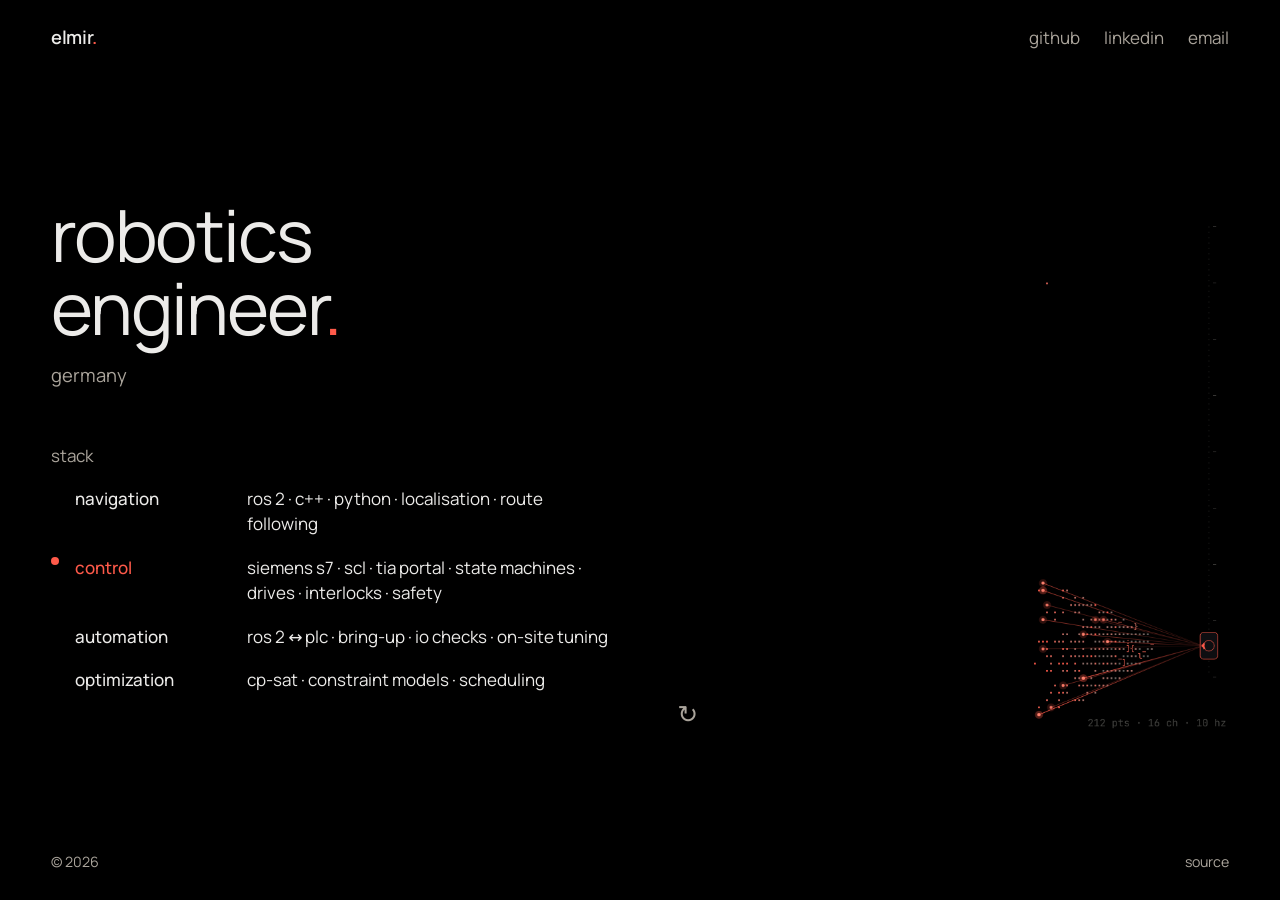
<file: index.html>
<!doctype html>
<!--
      .-.     hi. you found the source.
     (o o)
     | O \    nothing clever in here, just one html file.
      \   \   press s to rescan the portrait.
       `~~~'
      bugs or job offers: smile0murr@gmail.com
-->
<html lang="en">
<head>
<meta charset="utf-8">
<meta name="viewport" content="width=device-width, initial-scale=1, viewport-fit=cover">
<title>elmir · robotics</title>
<meta name="description" content="Elmir. Robotics engineer in Germany.">
<meta name="theme-color" content="#000000">
<meta property="og:type" content="profile">
<meta property="og:title" content="elmir · robotics">
<meta property="og:description" content="Robotics engineer in Germany.">
<meta property="og:url" content="https://sa1ntsinner.github.io/">
<meta property="og:image" content="https://sa1ntsinner.github.io/og.png">
<meta name="twitter:card" content="summary_large_image">
<link rel="icon" href="favicon.svg" type="image/svg+xml">
<link rel="preconnect" href="https://fonts.googleapis.com">
<link rel="preconnect" href="https://fonts.gstatic.com" crossorigin>
<link rel="stylesheet" href="https://fonts.googleapis.com/css2?family=Manrope:wght@400;500;600&display=swap">
<link rel="stylesheet" href="https://fonts.googleapis.com/css2?family=JetBrains+Mono:wght@400;500&display=swap"> <!-- taste-skill-ignore: existing ASCII portrait glyphs only -->
<script>document.documentElement.classList.add('js')</script>
<style>
:root{
  color-scheme:dark;
  --bg:#000000;--band:#0c0c0c;--fg:#ecebe9;--muted:#aaa49b;
  --laser:#ff5a4a;--cell:#151515;
  --f:"Manrope",system-ui,sans-serif;
  --radius:20px;
  --ease:cubic-bezier(.2,.8,.2,1);
  --step-small:.8875rem;
  --step-body:1.0625rem;
  --step-lead:clamp(1.147rem,.689rem + .57vw,1.275rem);
  --step-sub:clamp(1.4rem,.84rem + .87vw,1.75rem);
  --step-head:clamp(1.75rem,1.05rem + 1.33vw,2.394rem);
  --step-display:clamp(2.75rem,.5rem + 5vw,6rem);
  --gutter:clamp(24px,4vw,56px);
}
*{box-sizing:border-box}
[hidden]{display:none!important}
html{background:var(--bg);scroll-behavior:smooth}
body{margin:0;background:var(--bg);color:var(--fg);font:400 var(--step-body)/1.5 var(--f);-webkit-font-smoothing:antialiased}
::selection{background:var(--laser);color:var(--bg)}
a{color:inherit;text-decoration:none}
button{font:inherit;color:inherit;cursor:pointer}
button,a{touch-action:manipulation}
:focus-visible{outline:2px solid var(--laser);outline-offset:4px;border-radius:4px}
.wrap{max-width:1680px;margin-inline:auto;padding-inline:var(--gutter)}
.sr-only{position:absolute;width:1px;height:1px;padding:0;overflow:hidden;clip:rect(0,0,0,0);white-space:nowrap}

/* header */
header{display:flex;justify-content:space-between;align-items:baseline;gap:24px;padding-block:24px}
header nav{display:flex;gap:24px}
header nav a,header nav button{border:0;background:none;padding:0;color:var(--muted);transition:color .18s}
header nav a:hover,header nav button:hover{color:var(--laser)}
.brand{font-weight:600;font-size:var(--step-lead);letter-spacing:-.02em}
.brand i{font-style:normal;color:var(--laser)}

/* one screen: header, then words left and portrait right, then footer */
.wrap{display:flex;flex-direction:column;min-height:100svh}
main{flex:1;display:flex}
.hero{flex:1;display:grid;grid-template-columns:minmax(0,1fr) minmax(0,1fr);align-items:center;gap:clamp(32px,4vw,96px)}
.hero-text{min-width:0}
h1{margin:0;font-weight:400;font-size:var(--step-display);line-height:.97;letter-spacing:-.031em}
h1 em{font-style:normal;color:var(--laser)}
.where{margin:16px 0 0;color:var(--muted);font-size:var(--step-lead)}
.portrait{position:relative;min-width:0;width:min(100%,calc(100svh - 216px));justify-self:end}
#ascii{display:block;width:100%;height:auto;aspect-ratio:1;cursor:crosshair;-webkit-tap-highlight-color:transparent}
.rescan{position:absolute;left:0;bottom:-8px;border:0;background:none;color:var(--muted);font-size:var(--step-sub);padding:8px 12px;transition:color .18s,transform .3s var(--ease)}
.rescan:hover{color:var(--laser);transform:rotate(-40deg)}

/* stack: the robot top to bottom; a red packet runs command down, feedback up */
#stack{margin-top:clamp(32px,6vh,72px)}
h2{margin:0 0 8px;font-weight:400;font-size:var(--step-body);color:var(--muted)}
.stack{position:relative;list-style:none;margin:0;padding:0 0 0 24px}
.stack::after{content:"";position:absolute;left:0;top:var(--y,0);width:8px;height:8px;border-radius:50%;background:var(--laser);transform:translateY(-50%)}
.stack li{display:grid;grid-template-columns:minmax(0,9.5rem) minmax(0,1fr);gap:20px;align-items:baseline;padding-block:clamp(5px,1vh,11px)}
.stack b{font-weight:500;transition:color .25s}
.stack li.on b,.stack li:hover b{color:var(--laser)}
/* contributions: one square per day, shade only */
.grid{display:grid;grid-template-rows:repeat(7,auto);grid-auto-flow:column;grid-auto-columns:minmax(0,1fr);gap:3px;margin-top:clamp(24px,4vh,48px)}
.grid i{aspect-ratio:1;border-radius:2px;background:var(--cell);opacity:0;transform:scale(.6);transition:opacity .4s,transform .5s var(--ease);transition-delay:calc(var(--d) * 9ms)}
.grid i[data-l="1"]{background:#4a1d19}.grid i[data-l="2"]{background:#8a2f27}.grid i[data-l="3"]{background:#c94336}.grid i[data-l="4"]{background:var(--laser)}
.grid.on i{opacity:1;transform:none}
footer{display:flex;justify-content:space-between;gap:16px;padding-block:24px 28px;font-size:var(--step-small);color:var(--muted)}
footer a:hover{color:var(--laser)}
.toast{position:fixed;left:50%;bottom:24px;transform:translateX(-50%);background:var(--fg);color:var(--bg);border-radius:999px;padding:12px 22px;max-width:calc(100% - 32px)}

/* entrance: set type */
.js [data-line]{display:block;transform:translateY(105%);transition:transform .9s var(--ease);transition-delay:calc(var(--i) * 110ms + 100ms)}
.line{display:block;overflow:hidden;padding-bottom:.16em;margin-bottom:-.12em}
.js [data-e]{opacity:0;transform:translateY(12px);transition:opacity .7s var(--ease),transform .7s var(--ease);transition-delay:.45s}
.js [data-e="action"]{transition-delay:.6s}
.js [data-e="picture"]{transform:none;transition-delay:.15s;transition-duration:1.2s}
.ready [data-line],.ready [data-e]{transform:none;opacity:1}

@media(max-width:900px){
  .hero{grid-template-columns:1fr;gap:8px}
  .portrait{order:-1;width:100%;max-width:520px;margin-inline:auto}
  .hero-text{padding-block:16px 32px}
}
@media(max-width:600px){
  .stack li{grid-template-columns:1fr;gap:2px;padding-block:8px}
  .grid{gap:2px}
}
@media(prefers-reduced-motion:reduce){
  *{transition:none!important;animation:none!important}html{scroll-behavior:auto}
  .js [data-line],.js [data-e]{transform:none;opacity:1}
  .stack::after{display:none}
}
@media print{
  @page{margin:16mm 18mm}
  :root{--fg:#000;--muted:#555;--laser:#000;--band:#fff}
  html,body{background:#fff!important;color:#000}
  .portrait,header nav,.grid,.toast,.rescan{display:none!important}
  .stack{padding:0}.stack::after{display:none}
  .wrap,main,.hero{display:block;min-height:0}
  .js [data-line],.js [data-e]{transform:none;opacity:1}
}
</style>
</head>
<body>
<div class="wrap">
  <header>
    <a class="brand" href="#top" aria-label="elmir, home">elmir<i>.</i></a>
    <nav aria-label="Links"><a href="https://github.com/sa1ntsinner" target="_blank" rel="noopener">github</a><a href="https://www.linkedin.com/in/elmir-mirzayev-563a821bb" target="_blank" rel="noopener">linkedin</a><button type="button" data-mail="smile0murr@gmail.com">email</button></nav>
  </header>

  <main id="top">
    <div class="hero" data-hero>
      <div class="hero-text">
        <h1><span class="line"><span data-line style="--i:0">robotics</span></span><span class="line"><span data-line style="--i:1">engineer<em>.</em></span></span></h1>
        <p class="where" data-e="lead">germany</p>
        <section id="stack" aria-labelledby="stack-title">
          <h2 id="stack-title">stack</h2>
          <ol class="stack" id="layers">
            <li><b>navigation</b><span>ros 2 · c++ · python · localisation · route following</span></li>
            <li><b>control</b><span>siemens s7 · scl · tia portal · state machines · drives · interlocks · safety</span></li>
            <li><b>automation</b><span>ros 2 ↔ plc · bring-up · io checks · on-site tuning</span></li>
            <li><b>optimization</b><span>cp-sat · constraint models · scheduling</span></li>
          </ol>
          <div class="grid" id="grid" role="img" aria-label="GitHub activity, last year" hidden></div>
        </section>
      </div>
      <div class="portrait" data-e="picture">
        <canvas id="ascii" width="840" height="840" role="img" aria-label="ASCII portrait of Elmir, drawn by a simulated lidar scan"></canvas>
        <button type="button" class="rescan" id="rescan" aria-label="Rescan portrait">↻</button>
      </div>
    </div>
  </main>

  <footer>
    <span>© 2026</span>
    <a href="https://github.com/sa1ntsinner/sa1ntsinner.github.io" target="_blank" rel="noopener">source</a>
  </footer>
</div>
<div class="toast" id="toast" role="status" hidden></div>

<script>
(() => {
  const reduce = matchMedia('(prefers-reduced-motion: reduce)').matches;
  const still = /still/.test(location.search);
  const freeze = +((/[?&]t=([\d.]+)/.exec(location.search) || [])[1] || 0);   // ?t=2 renders one scan frame, for screenshots
  const $ = id => document.getElementById(id);

  /* email: shown as text on copy, since mailto links are unreliable */
  let toastT;
  const toast = m => { const t = $('toast'); t.textContent = m; t.hidden = false; clearTimeout(toastT); toastT = setTimeout(() => t.hidden = true, 2200); };
  document.querySelectorAll('[data-mail]').forEach(b => b.addEventListener('click', e => {
    const a = e.currentTarget.dataset.mail;
    const done = () => toast(a + ' copied');
    try { navigator.clipboard.writeText(a).then(done, () => toast(a)); } catch (err) { toast(a); }
  }));

  /* ------------------------------------------------------------------
     portrait: an ink drawing turned into glyph classes
     a = skin, b = thin ink, c = heavier ink, d = solid ink (hair, shirt)
     ------------------------------------------------------------------ */
  const GRID = `                                                                                                                                
                                                                                                                                
                                                                                                                                
                                                            d      ddddddddd                                                    
                                                         dddddd  ddddccccddd        d                                           
                                                   d    dddddddddddddddddddddddddd dddd                                         
                                                 dddd dddddddddddddddddddddddddccbcddddd                                        
                                                  dddddddddddddddddddddddddddddddddddddd                                        
                                             dd  ddddddddddddddddddddddddddddddddddddddd d                                      
                                           dd dddddddddddddddddddddddddddddddddddddddddddd                                      
                                          ddddddddddddddddddddddddddddddddddddddddddddddd   ddd                                 
                                         dddddddddddddddddddddddddddddddddddddddddddddddddddddd                                 
                                      dddddddddddddddddddddddddddddddddddddddddddddddddddccdddc                                 
                                       ddddddddddddddddddddddddddddddddddddddcccddddddddddddddd                                 
                                     ddddddddddddddddddddccccddddddddcddddddddddddddddddddddd                                   
                                    ddddddddddddddddcbbbbbbaaaabbbaaaaabcdddcdddddddddddddddddd                                 
                                    ddddddddddddddbaaaaaaaaaaaaaaaaaaaaaaaabbbbaacdddddddddddd                                  
                                   dddddddddddddcbaaaaaaaaaaaaaaaaaaaaaaaaaaaaaaaaacddddddddddd                                 
                                   ddddddddddddddbaaaaaaaaaaaaaaaaaaaaaaaaaaaaaaaaaaabcdddddd                                   
                                   dddddddddddddcbaaaaaaaaaaaaaaaaaaaaaaaaaaaaaaaaaaaaaddddd                                    
                                   ddddddddddddddaaaaaaaaaaaaaaaaaaaaaaaaaaaaaaaaaaaaaacdddd                                    
                                  ddddddddddddddcaaaaaaaaaaaaaaaaaaaaaaaaaaaaaaaaaaaaaacdddd                                    
                                   ddddddddddddcaaaaabcccccccccbbbaaaaaaaaaaaaaaaaaaaaabdddd                                    
                                   dddddddddddcaaabcdddccddddddddddccbaaaaabbbbbbbaaaaabddd                                     
                                   ddddddddddcaaabcbbaaaaaaaabbbcccccaaaabdddddddddddcbaddd                                     
                                    dddddddddbaaaaaaaaaaaaaaaaaaaaaaaaaaabcccccccccccddcdd                                      
                                    dddddddddaaaaaaaabccdddddddcaaaaaaaabcaaaaaaaaaaaabcdd                                      
                                    dddddddddaaaaaaaccbcddddaabcbaaaaaaadaabcdddccbaaaabdd                                      
                                  ddcbabcdddcaaaaaaaaaaacccbaaaaaaaaaaaadabcddddcbcdcaacd                                       
                                  dcabbaabddbaaaaaaaaaaaaaaaaaaaaaaaaaaacbaabcccbaaacaacd                                       
                                 ddabbccbaabaaaaaaaaaaaaaaaaaaaaaaaaaaaabdaaaaaaaaaaaaadd                                       
                                 dcaaaabdbaaaaaaaaaaaaaaaaaaaaaaaaaaaaaaadcaaaaaaaaaaaadcdd                                     
                                 ddaaaacdcaaaaaaaaaaaaaaaaaaaaaaaaaaaaaaabdbaaaaaaaaaaadbcd                                     
                                 ddbaaaddaaaaaaaaaaaaaaaaaaaaaaaaaaaaaaaaacdaaaaaaaaaabdcdd                                     
                                  ddaaacdcaaaaaaaaaaaaaaaaaaaaaaaabccbaaacdcaaaaaaaaaabdcdd                                     
                                   dcaaaabbaaaaaaaaaaaaaaaaaaaaaaabbaaabddbaaaaaaaaaaaccbdd                                     
                                    dcaaaaaaaaaaaaaaaaaaaaaaaaaaaaaaaaaaaaaaaaaaaaaaabdbcd                                      
                                    ddcbbbccbaaaaaaaaaaaaaaaaaaaaaaaaaaaaaaaaaaaaaaaacdbd                                       
                                      dddddddaaaaaaaaaaaaaabbbabbbbbbaaaaaaaaaaaaaaaadbcd                                       
                                          dddbaaaaaaaaaaaaabcccccccccccdccbbbaaaaaaacbadd                                       
                                           ddcaaaaaaaaaaaaaaaaaaaaaaaaaaabbbaaaaaaabdcdd                                        
                                           dddbaaaaaaaaaaaaaaaaaabbbbbbaaaaaaaaaaaacdd                                          
                                           ddddbaaaaaaaaaaaaaaaaaaabbbbaaaaaaaaaaacd                                            
                                           ddbcdcaaaaaaaaaaaaaaaaaaaaaaaaaaaaaaaabd                                             
                                           ddbabcdbaaaaaaaaaaaaaaaaaaaaaaaaaaaaacd                                              
                                           ddbaaacddcbaaaaaaaaaaaaaaaaaaaaaaaabdd                                               
                                           ddbaaaabdddcbaaabaaaaaaaaaaaaaaaabcdd                                                
                                           ddcaaaaaacddddccbbabaaaaaaabababcdbcd                                                
                                            dcaaaaaaabdddddddcccbaababbccdcbaacd                                                
                                            dcaaaaaaaaacddddddddddddddddcbaaaacd                                                
                                            dcaaaaaaaaaaacdddddddddddcbaaaaaaacdd                                               
                                            dcaaaaaaaaaaaaacddddddcbaaaaaaaaaabdd                                               
                                            dcaaaaaaaaaaaaaaaabbaaaaaaaaaaaaaabdd                                               
                                           ddcaaaaaaaaaaaaaaaaaaaaaaaaaaaaaaaaacddddd                                           
                                        dddcdbaaaaaaaaaaaaaaaaaaaaaaaaaaaaaaaaaabcdddddd                                        
                                    ddddddbadaaaaaaaaaaaaaaaaaaaaaaaaaaaaaaaaaaaaaabdddddddd                                    
                                 ddddddddcaabaaaaaaaaaaaaaaaaaaaaaaaaaaaaaaaaaaaaaacdddddddddddd                                
                              ddddddddddddaaaaaaaaaaaaaaaaaaaaaaaaaaaaaaaaaaaaaaaacddddddddddddddddd                            
                          ddddddddddddddddcaaaaaaaaaaaaaaaaaaaaaaaaaaaaaaaaaaaaabddddddddddddddddddddddd                        
                       ddddddddddddddddddddcaaaaaaaaaaaaaaaaaaaaaaaaaaaaaaaaaabcddddddddddddddddddddddddddd                     
                    dddddddddddddddddddddddddbaaaaaaaaaaaaaaaaaaaaaaaaaaaaaabcddddddddddddddddddddddddddddddddd                 
                dddddddddddddddddddddddddddddddcbaaaaaaaaaaaaaaaaaaaaaaaabcddddddddddddddddddddddddddddddddddddddd              
             dddddddddddddddddddddddddddddddddddddcbbaaaaaaaaaaaaaabbccdddddddddddddddddddddddddddddddddddddddddddddd           
           dddddddddddddddddddddddddddddddddddddddddddddccccccccdddddddddddddddddddddddddddddddddddddddddddddddddddddddd        
         dddddddddddddddddddddddddddddddddddddddddddddddddddddddddddddddddddddddddddddddddddddddddddddddddddddddddddddddd       
       dddddddddddddddddddddddddddddddddddddddddddddddddddddddddddddddddddddddddddddddddddddddddddddddddddddddddddddddddd       
       ddddddddddddddddddddddddddddddddddddddddddddddddddddddddddddddddddddddddddddddddddddddddddddddddddddddddddddddddd        
         ddddddddddddddddddddddddddddddddddddddddddddddddddddddddddddddddddddddddddddddddddddddddddddddddddddddddddddd          
          dddddddddddddddddddddddddddddddddddddddddddddddddddddddddddddddddddddddddddddddddddddddddddddddddddddddddd            
             dddddddddddddddddddddddddddddddddddddddddddddddddddddddddddddddddddddddddddddddddddddddddddddddddddd               
               ddddddddddddddddddddddddddddddddddddddddddddddddddddddddddddddddddddddddddddddddddddddddddddddd                  
                  ddddddddddddddddddddddddddddddddddddddddddddddddddddddddddddddddddddddddddddddddddddddddd                     
                     ddddddddddddddddddddddddddddddddddddddddddddddddddddddddddddddddddddddddddddddddddd                        
                         ddddddddddddddddddddddddddddddddddddddddddddddddddddddddddddddddddddddddddd                            
                              dddddddddddddddddddddddddddddddddddddddddddddddddddddddddddddddd                                  
                                    dddddddddddddddddddddddddddddddddddddddddddddddddddd                                        
                                             dddddddddddddddddddddddddddddddddd                                                 `.split('\n');
  const ROWS = GRID.length, COLS = GRID[0].length;
  const SET = { a: '@#%&$8B0QWMNg', b: '+=*o?ci7tjl1', c: ':;~-<>!^"\'', d: '/\\|(){}[]?_-<>~;:il!' };
  const COLOR = { a: [236, 232, 223], b: [92, 89, 83], c: [62, 60, 56], d: [104, 100, 93] };
  const LASER = [255, 90, 74];
  let seed = 11;
  const rnd = () => (seed = (seed * 16807) % 2147483647) / 2147483647;

  const cells = [];
  for (let r = 0; r < ROWS; r++) for (let c = 0; c < COLS; c++) {
    const k = GRID[r][c];
    if (k !== ' ') cells.push({ r, c, k, ch: SET[k][Math.floor(rnd() * SET[k].length)], hit: Infinity, done: Infinity });
  }
  const minC = Math.min(...cells.map(e => e.c)), maxC = Math.max(...cells.map(e => e.c));

  const cv = $('ascii'), ctx = cv.getContext('2d');
  const W = cv.width, H = cv.height;
  const PAD_R = 70;                         // room on the right for the scanner and its rail
  const cw = (W - PAD_R) / COLS, chH = H / ROWS;
  const X0 = 0;
  const FONT = `500 ${Math.round(chH * 1.02)}px "JetBrains Mono", ui-monospace, monospace`; // taste-skill-ignore: existing ASCII portrait uses fixed-width glyphs
  const SMALL = `400 15px "JetBrains Mono", ui-monospace, monospace`; // taste-skill-ignore: sensor readout within the existing canvas asset
  const sheen = (r, c) => { const t = (c / COLS) * .7 + (r / ROWS) * .3; return [Math.round(-14 + 22 * t), Math.round(-4 + 6 * t), Math.round(16 - 26 * t)]; };
  const cx = e => X0 + (e.c + .5) * cw, cy = e => (e.r + .5) * chH;

  // scanner: a spinning unit that rides a vertical rail on the right
  const RAIL_X = W - 30, RAIL_Y0 = H * .1, RAIL_Y1 = H * .9;
  const unit = { y: H * .45, spin: 0 };


  /* the scan plan: raster the face from right to left in vertical bands.
     every cell gets a time when a beam first hits it (a red point appears),
     then it settles into its glyph once the reconstruction pass reaches it. */
  const SCAN = 4.2, SETTLE = .55;
  function plan() {
    for (const e of cells) {
      const u = 1 - (e.c - minC) / (maxC - minC + 1);           // 0 at the right edge
      e.hit = u * SCAN * .86 + rnd() * SCAN * .14;
      e.done = e.hit + SETTLE + rnd() * .35;
    }
  }

  function drawScanner(t, active) {
    ctx.save();
    // rail
    ctx.strokeStyle = 'rgba(230,227,220,.12)'; ctx.lineWidth = 1; ctx.setLineDash([2, 6]);
    ctx.beginPath(); ctx.moveTo(RAIL_X, RAIL_Y0); ctx.lineTo(RAIL_X, RAIL_Y1); ctx.stroke(); ctx.setLineDash([]);
    ctx.fillStyle = 'rgba(230,227,220,.25)';
    for (let y = RAIL_Y0; y <= RAIL_Y1 + 1; y += (RAIL_Y1 - RAIL_Y0) / 8) ctx.fillRect(RAIL_X + 6, y, 5, 1);
    // body
    const y = unit.y;
    ctx.fillStyle = '#0e0e11'; ctx.strokeStyle = active ? 'rgba(255,90,74,.9)' : 'rgba(230,227,220,.35)';
    ctx.beginPath(); ctx.roundRect ? ctx.roundRect(RAIL_X - 13, y - 20, 26, 40, 5) : ctx.rect(RAIL_X - 13, y - 20, 26, 40); ctx.fill(); ctx.stroke();
    // spinning head
    ctx.beginPath(); ctx.arc(RAIL_X, y, 8, 0, Math.PI * 2); ctx.stroke();
    ctx.beginPath(); ctx.arc(RAIL_X, y, 8, unit.spin, unit.spin + 1.1); ctx.lineWidth = 3; ctx.stroke(); ctx.lineWidth = 1;
    ctx.fillStyle = active ? 'rgb(255,90,74)' : 'rgba(230,227,220,.5)';
    ctx.beginPath(); ctx.arc(RAIL_X - 9, y, 2.2, 0, Math.PI * 2); ctx.fill();
    ctx.restore();
  }

  function glyphColor(e, hot) {
    let col = COLOR[e.k];
    if (e.k === 'a') { const s = sheen(e.r, e.c); col = [col[0] + s[0], col[1] + s[1], col[2] + s[2]]; }
    if (hot > .01) col = col.map((v, i) => Math.round(v + (LASER[i] - v) * hot));
    return `rgb(${col[0]},${col[1]},${col[2]})`;
  }

  /* probe: point at the face and the scanner ranges that spot.
     inside a small lens the glyphs fall back to the raw point cloud underneath. */
  const LR = 74;
  const skin = cells.filter(e => e.k === 'a');
  const FX = skin.reduce((s, e) => s + cx(e), 0) / skin.length, FY = skin.reduce((s, e) => s + cy(e), 0) / skin.length * .92;
  const FR = Math.max(...skin.map(e => Math.hypot(cx(e) - FX, cy(e) - FY)));
  const range = e => .58 + .2 * Math.min(1, Math.hypot(cx(e) - FX, cy(e) - FY) / FR) ** 2 + (e.k === 'd' ? .03 : 0);
  const INT = { a: 214, b: 132, c: 88, d: 61 };
  let probe = null, sweepY = null;
  function lens(e) {
    if (!probe || scanning) return false;
    const d = Math.hypot(cx(e) - probe.x, cy(e) - probe.y);
    if (d > LR) return false;
    // near returns read brighter and bigger, like an intensity-coloured cloud
    const near = 1 - (range(e) - .58) / .23, fade = 1 - (d / LR) ** 3;
    const k = INT[e.k] / 214;
    ctx.fillStyle = `rgba(${Math.round(150 + 105 * near)},${Math.round(70 + 150 * k * near)},${Math.round(60 + 140 * k * near)},${(.35 + .65 * k) * fade})`;
    const r = .8 + 1.4 * k * near;
    ctx.fillRect(cx(e) - r, cy(e) - r, r * 2, r * 2);
    return true;
  }
  function drawProbe() {
    const { x, y } = probe;
    let best = null, bd = 1e9;
    for (const e of cells) { const d = (cx(e) - x) ** 2 + (cy(e) - y) ** 2; if (d < bd) { bd = d; best = e; } }
    const hitE = bd < (cw * 2.5) ** 2 ? best : null;
    ctx.save();
    ctx.strokeStyle = 'rgba(230,227,220,.16)'; ctx.setLineDash([2, 5]);
    ctx.beginPath(); ctx.arc(x, y, LR, 0, Math.PI * 2); ctx.stroke(); ctx.setLineDash([]);
    const hx = RAIL_X - 9, hy = unit.y;
    const g = ctx.createLinearGradient(hx, hy, x, y);
    g.addColorStop(0, 'rgba(255,90,74,.08)'); g.addColorStop(1, `rgba(255,90,74,${hitE ? .85 : .25})`);
    ctx.strokeStyle = g; ctx.beginPath(); ctx.moveTo(hx, hy); ctx.lineTo(x, y); ctx.stroke();
    ctx.strokeStyle = hitE ? 'rgba(255,90,74,.9)' : 'rgba(230,227,220,.4)';
    ctx.beginPath(); ctx.moveTo(x - 9, y); ctx.lineTo(x - 3, y); ctx.moveTo(x + 3, y); ctx.lineTo(x + 9, y);
    ctx.moveTo(x, y - 9); ctx.lineTo(x, y - 3); ctx.moveTo(x, y + 3); ctx.lineTo(x, y + 9); ctx.stroke();
    ctx.restore();
    probe.hud = hitE ? `range ${range(hitE).toFixed(3)} m · int ${INT[hitE.k] + ((hitE.r * 7 + hitE.c * 13) % 17) - 8}` : 'no return';
  }

  let hud = '';
  function draw(t, beams) {
    ctx.clearRect(0, 0, W, H);
    ctx.font = FONT; ctx.textBaseline = 'top';
    let pts = 0;
    for (const e of cells) {
      if (t < e.hit) continue;
      pts++;
      if (t < e.done) {
        // point cloud stage: a laser return, cooling from red to bone
        const k = Math.min(1, (t - e.hit) / SETTLE);
        const a = 1 - k * .55;
        ctx.fillStyle = `rgba(${Math.round(255 - 30 * k)},${Math.round(90 + 130 * k)},${Math.round(74 + 140 * k)},${a})`;
        ctx.fillRect(cx(e) - 1.3, cy(e) - 1.3, 2.6, 2.6);
      } else {
        const hot = Math.max(0, 1 - (t - e.done) / .45, e.flash ? 1 - (performance.now() - e.flash) / 600 : 0);
        if (lens(e)) continue;
        ctx.fillStyle = glyphColor(e, hot * .8);
        ctx.fillText(e.ch, X0 + e.c * cw, e.r * chH);
      }
    }
    if (probe && !scanning) drawProbe();
    if (sweepY !== null) {
      const g = ctx.createLinearGradient(0, sweepY - 14, 0, sweepY);
      g.addColorStop(0, 'rgba(255,90,74,0)'); g.addColorStop(1, 'rgba(255,90,74,.22)');
      ctx.fillStyle = g; ctx.fillRect(0, sweepY - 14, RAIL_X - 14, 14);
      ctx.fillStyle = 'rgba(255,90,74,.55)'; ctx.fillRect(0, sweepY, RAIL_X - 14, 1);
    }
    // beams: a vertical fan of channels from the scanner head to this frame's returns
    if (beams && beams.length) {
      const hx = RAIL_X - 9, hy = unit.y;
      for (const b of beams) {
        const g = ctx.createLinearGradient(hx, hy, b.x, b.y);
        g.addColorStop(0, 'rgba(255,90,74,.05)'); g.addColorStop(1, `rgba(255,90,74,${b.a})`);
        ctx.strokeStyle = g; ctx.lineWidth = 1;
        ctx.beginPath(); ctx.moveTo(hx, hy); ctx.lineTo(b.x, b.y); ctx.stroke();
        ctx.fillStyle = `rgba(255,140,120,${Math.min(1, b.a + .3)})`;
        ctx.beginPath(); ctx.arc(b.x, b.y, 2.4, 0, Math.PI * 2); ctx.fill();
        ctx.fillStyle = 'rgba(255,90,74,.18)';
        ctx.beginPath(); ctx.arc(b.x, b.y, 6, 0, Math.PI * 2); ctx.fill();
      }
    }
    drawScanner(t, !!(beams && beams.length));
    // readout
    ctx.font = SMALL; ctx.fillStyle = 'rgba(230,227,220,.3)'; ctx.textAlign = 'right';
    ctx.fillText((probe && !scanning && probe.hud) || hud || `${pts.toLocaleString('en-US')} pts`, W - 4, H - 22);
    ctx.textAlign = 'left';
  }

  let anim = 0, scanning = false, t0 = 0, lastNow = 0;
  function scan() {
    cancelAnimationFrame(anim); cancelAnimationFrame(sweepRaf); clearTimeout(idleT); sweepY = null;
    if (reduce || still) { cells.forEach(e => { e.hit = 0; e.done = 0; }); hud = `${cells.length.toLocaleString('en-US')} pts · 16 ch`; draw(99, null); return; }
    plan(); scanning = true; t0 = performance.now(); lastNow = t0;
    const END = Math.max(...cells.map(e => e.done)) + .5;
    const step = now => {
      const t = freeze ? freeze : (now - t0) / 1000, dt = Math.min(.05, (now - lastNow) / 1000); lastNow = now;
      unit.spin += freeze ? 2 : dt * 22;
      // this frame's returns: cells whose first hit falls in the last few frames
      const fresh = cells.filter(e => e.hit <= t && e.hit > t - .07);
      const beams = [];
      for (let i = 0; i < Math.min(16, fresh.length); i++) {
        const e = fresh[Math.floor(rnd() * fresh.length)];
        beams.push({ x: cx(e), y: cy(e), a: .3 + rnd() * .5 });
      }
      if (beams.length) { const my = beams.reduce((s, b) => s + b.y, 0) / beams.length; unit.y += (Math.max(RAIL_Y0 + 20, Math.min(RAIL_Y1 - 20, my)) - unit.y) * .18; }
      const shown = cells.reduce((s, e) => s + (e.hit <= t), 0);
      hud = t < SCAN ? `${shown.toLocaleString('en-US')} pts · 16 ch · 10 hz` : (t < END ? 'reconstructing' : `${cells.length.toLocaleString('en-US')} pts · 16 ch`);
      draw(t, t < SCAN + .1 ? beams : null);
      if (freeze) { unit.y = Math.max(RAIL_Y0 + 20, Math.min(RAIL_Y1 - 20, beams.length ? beams.reduce((q, x) => q + x.y, 0) / beams.length : unit.y)); draw(t, beams); return; }
      if (t < END) anim = requestAnimationFrame(step);
      else { scanning = false; idle(); }
    };
    anim = requestAnimationFrame(step);
  }

  // at rest: every few seconds one thin line sweeps down and re-reads the rows it passes
  let idleT = 0, sweepRaf = 0;
  function idle() {
    clearTimeout(idleT);
    if (reduce || still) return;
    idleT = setTimeout(sweep, 7000 + rnd() * 5000);
  }
  function sweep() {
    if (scanning || document.hidden || probe) return idle();
    const s0 = performance.now(), DUR = 2600;
    let row = -1;
    const step = now => {
      if (scanning) { sweepY = null; return; }
      const u = Math.min(1, (now - s0) / DUR);
      sweepY = H * (.04 + .92 * u);
      unit.y += (Math.max(RAIL_Y0 + 20, Math.min(RAIL_Y1 - 20, sweepY)) - unit.y) * .2;
      unit.spin += .35;
      const r = Math.floor(sweepY / chH);
      for (let rr = row + 1; rr <= r; rr++) for (const e of cells) if (e.r === rr && rnd() < .55) { e.ch = SET[e.k][Math.floor(rnd() * SET[e.k].length)]; e.flash = now; }
      row = r;
      draw(999, null);
      if (u < 1) sweepRaf = requestAnimationFrame(step);
      else { sweepY = null; setTimeout(() => draw(999, null), 650); idle(); }
    };
    sweepRaf = requestAnimationFrame(step);
  }

  let followRaf = 0;
  const follow = () => {
    if (!probe || scanning) return;
    const ty = Math.max(RAIL_Y0 + 20, Math.min(RAIL_Y1 - 20, probe.y));
    unit.y += (ty - unit.y) * (reduce ? 1 : .25); unit.spin += .4;
    draw(999, null);
    if (Math.abs(ty - unit.y) > .5) followRaf = requestAnimationFrame(follow);
  };
  // mouse: the probe follows the cursor. touch has no hover, so a tap pins it for a few seconds.
  // a click never rescans: that is what the rescan chip and the s key are for.
  let unpin = 0;
  const aim = e => {
    const b = cv.getBoundingClientRect();
    probe = { x: (e.clientX - b.left) / b.width * W, y: (e.clientY - b.top) / b.height * H };
    if (scanning) return;
    cancelAnimationFrame(sweepRaf); sweepY = null;
    cancelAnimationFrame(followRaf); followRaf = requestAnimationFrame(follow);
  };
  const release = () => { probe = null; if (!scanning) { draw(999, null); idle(); } };
  cv.addEventListener('pointermove', e => { if (e.pointerType === 'mouse') aim(e); });
  cv.addEventListener('pointerdown', e => {
    aim(e);
    clearTimeout(unpin);
    if (e.pointerType !== 'mouse') unpin = setTimeout(release, 3500);
  });
  cv.addEventListener('pointerleave', e => { if (e.pointerType === 'mouse') release(); });
  $('rescan').addEventListener('click', scan);
  addEventListener('keydown', e => { if (e.key === 's' && !e.metaKey && !e.ctrlKey && !e.altKey && !/input|textarea/i.test(e.target.tagName)) scan(); });
  // coming back after a while: take a fresh scan
  let hiddenAt = 0;
  document.addEventListener('visibilitychange', () => {
    if (document.hidden) hiddenAt = Date.now();
    else if (hiddenAt && Date.now() - hiddenAt > 60000 && cv.getBoundingClientRect().bottom > 0) scan();
  });

  // complete at rest first, then scan once the font is in
  cells.forEach(e => { e.hit = 0; e.done = 0; });
  hud = `${cells.length.toLocaleString('en-US')} pts · 16 ch`;
  draw(999, null);
  (document.fonts ? document.fonts.ready : Promise.resolve()).then(() => { draw(999, null); freeze ? scan() : setTimeout(scan, 300); });

  /* entrance: lines rise once the page is in */
  requestAnimationFrame(() => requestAnimationFrame(() => document.documentElement.classList.add('ready')));

  console.log('%c  elmir.  %c hi. press s on the page to rescan the portrait.\n\n  bugs or job offers: smile0murr@gmail.com',
    'background:#ff5a4a;color:#000000;font:500 12px monospace', 'color:#a9a59c;font:12px monospace');

  /* signal packet: command runs down the stack, feedback back up; lights the layer it passes */
  const stack = $('layers'), layers = [...stack.children];
  if (!reduce && !still) {
    const t0 = performance.now(), PERIOD = 7000;
    const tick = now => {
      const u = ((now - t0) % PERIOD) / PERIOD, s = u < .5 ? u * 2 : 2 - u * 2;   // 0 to 1 and back
      const k = s * s * (3 - 2 * s), y = k * stack.offsetHeight;
      stack.style.setProperty('--y', y + 'px');
      layers.forEach(li => li.classList.toggle('on', y >= li.offsetTop && y < li.offsetTop + li.offsetHeight));
      requestAnimationFrame(tick);
    };
    requestAnimationFrame(tick);
  }

  /* github activity: shade per day, no counts; squares pop in on a diagonal */
  fetch('https://github-contributions-api.jogruber.de/v4/sa1ntsinner?y=last').then(r => { if (!r.ok) throw 0; return r.json(); }).then(j => {
    const grid = $('grid');
    j.contributions.forEach(({ level: l }, i) => {
      const el = document.createElement('i');
      el.dataset.l = l; el.style.setProperty('--d', Math.floor(i / 7) + i % 7);
      grid.append(el);
    });
    grid.hidden = false;
    const show = () => grid.classList.add('on');
    if (reduce || still || !('IntersectionObserver' in window)) show();
    else new IntersectionObserver((es, o) => { if (es.some(e => e.isIntersecting)) { show(); o.disconnect(); } }, { threshold: .3 }).observe(grid);
  }).catch(() => {});
})();
</script>
</body>
</html>
</file>
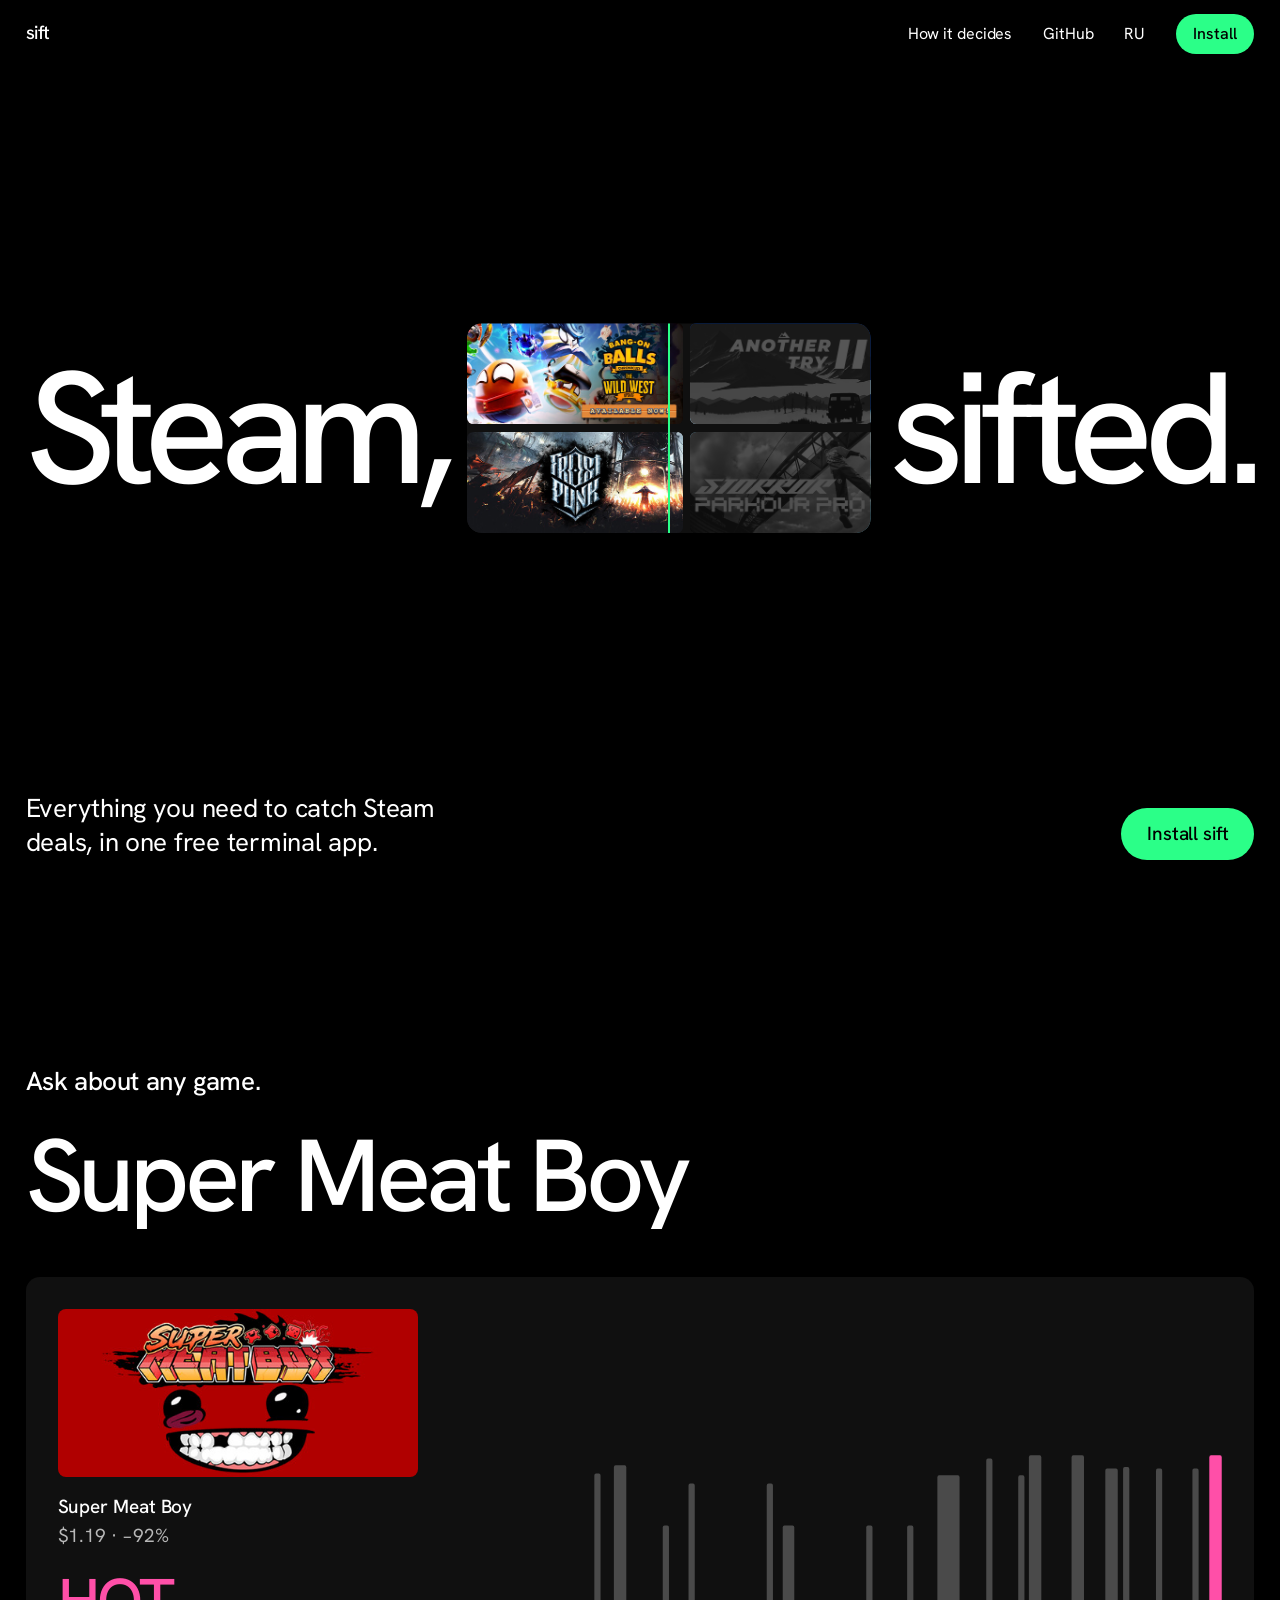
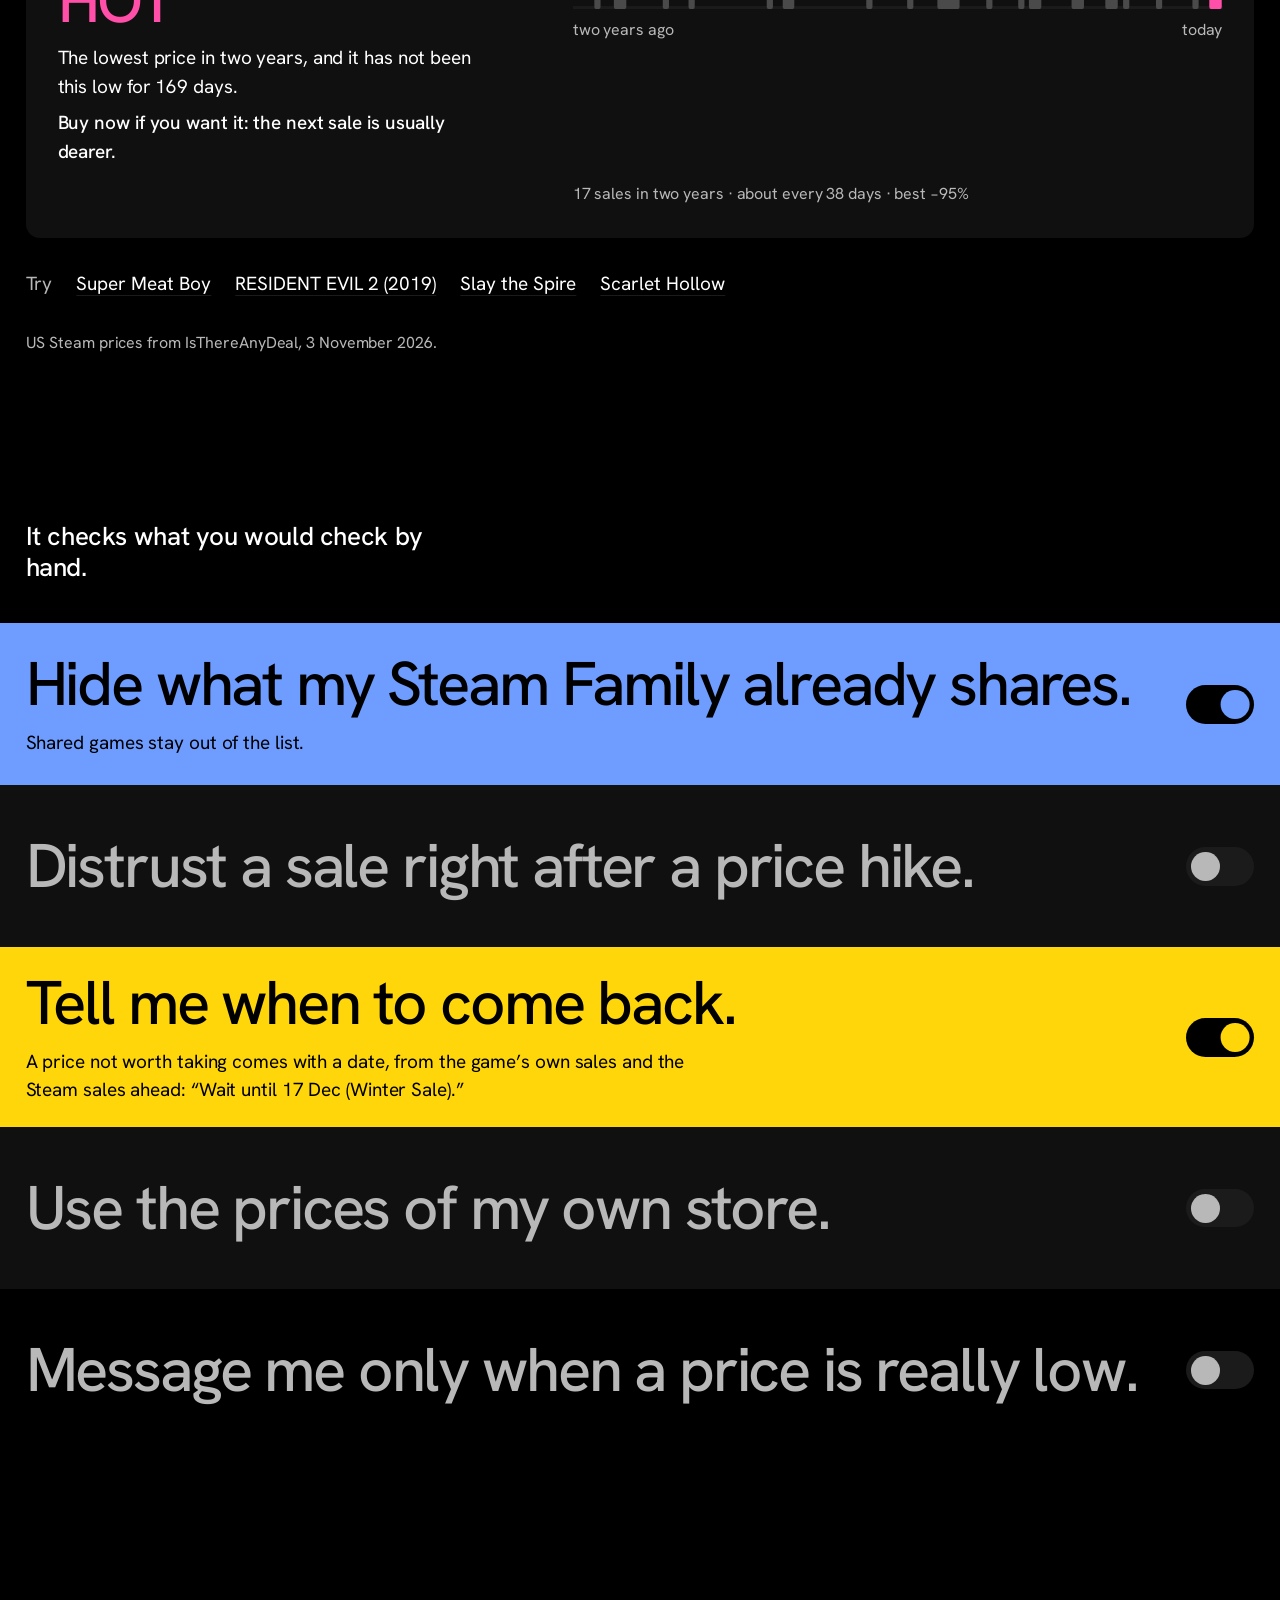
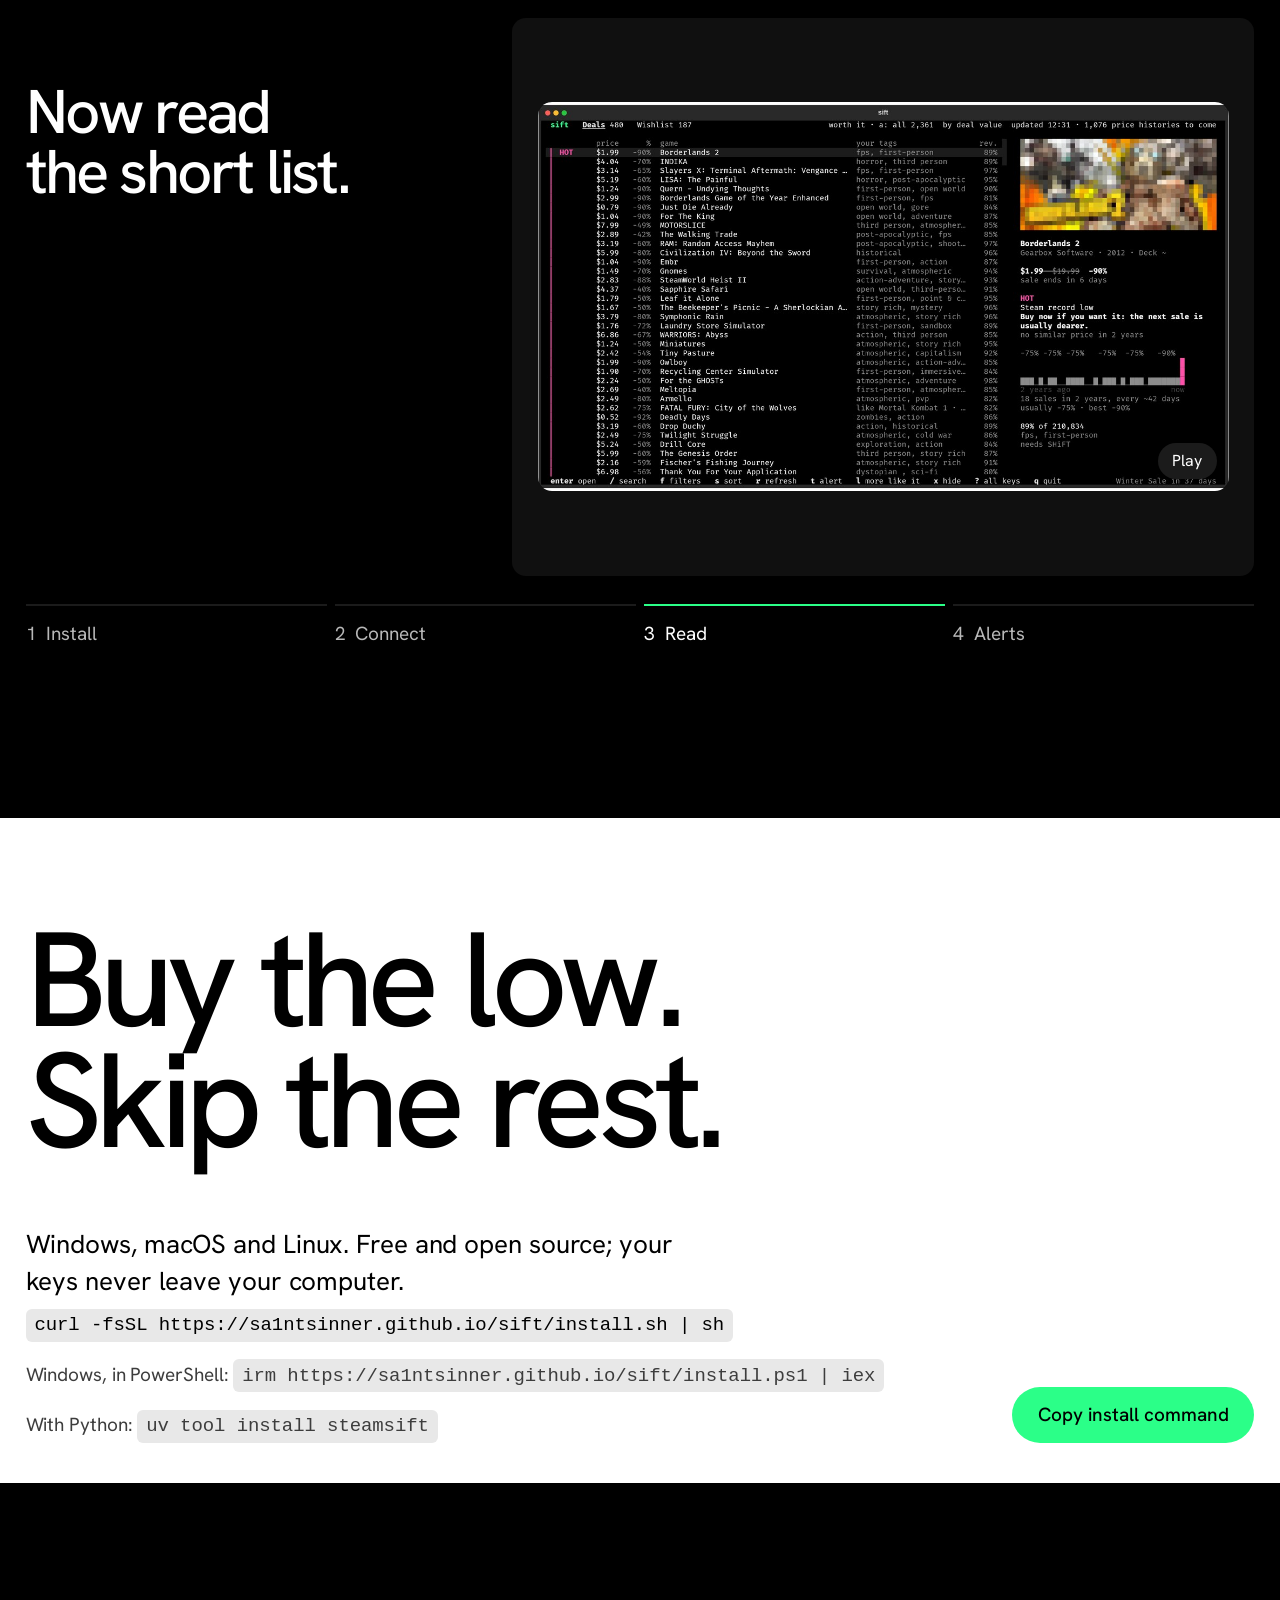
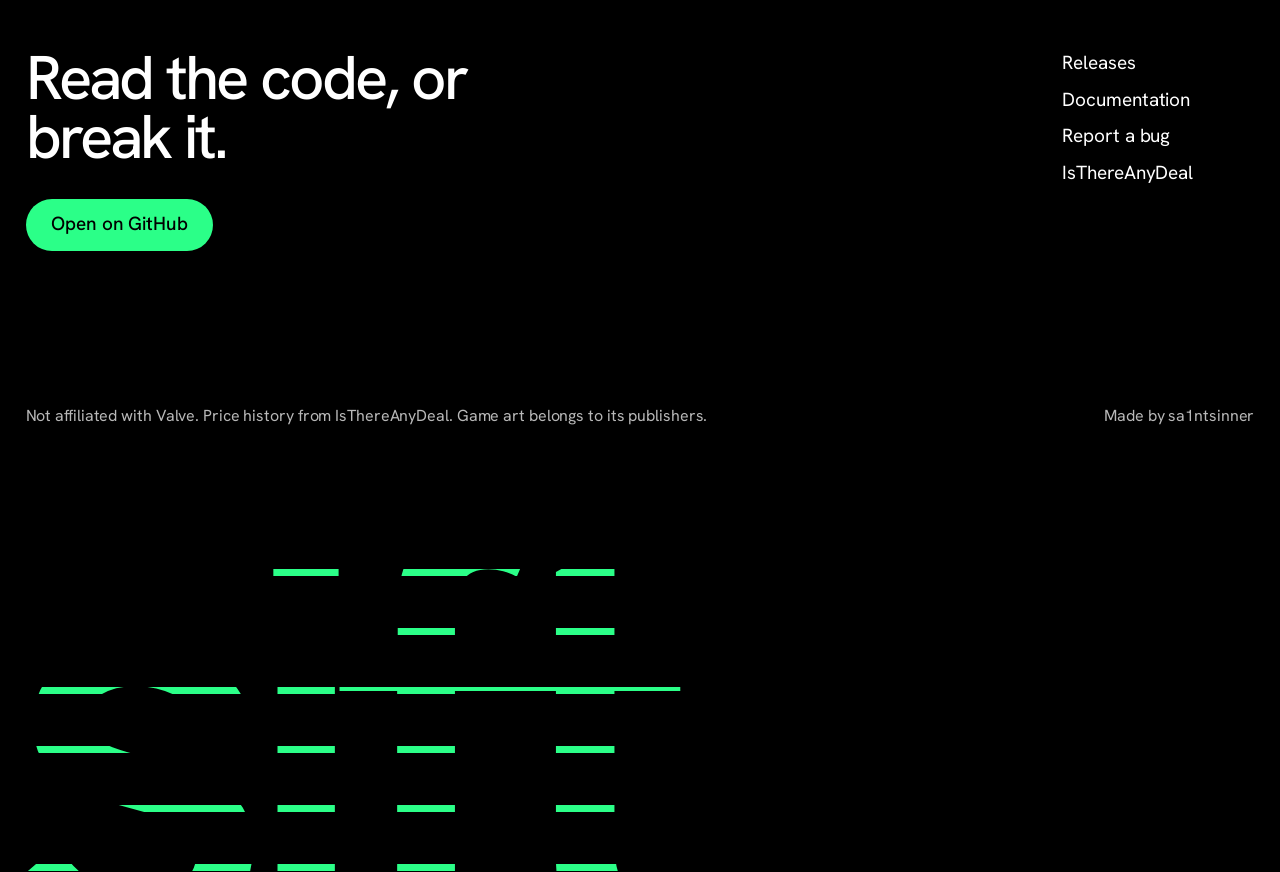
<file: sift/index.html>
<!doctype html>
<html lang="en">
  <head>
    <meta charset="UTF-8" />
    <meta name="viewport" content="width=device-width, initial-scale=1.0" />
    <meta name="theme-color" content="#000000" />
    <meta name="color-scheme" content="dark" />
    <meta name="description" content="sift: everything you need to catch Steam deals, in one free terminal app. Price history, honest verdicts, wishlist and family aware, alerts." />
    <title>sift — Steam sales, sifted</title>
    <link rel="icon" href="data:image/svg+xml,%3Csvg xmlns='http://www.w3.org/2000/svg' viewBox='0 0 32 32'%3E%3Crect width='32' height='32' rx='8' fill='%23000'/%3E%3Crect x='6' y='9' width='20' height='3' rx='1.5' fill='%23fff'/%3E%3Crect x='9' y='15' width='14' height='3' rx='1.5' fill='%23fff'/%3E%3Crect x='13' y='21' width='6' height='3' rx='1.5' fill='%232bff88'/%3E%3C/svg%3E" />
    <link rel="preconnect" href="https://fonts.googleapis.com" />
    <link rel="preconnect" href="https://fonts.gstatic.com" crossorigin />
    <link href="https://fonts.googleapis.com/css2?family=Hanken+Grotesk:wght@400;500&display=swap" rel="stylesheet" />
    <script>document.documentElement.classList.add('js');</script>
    <script type="module" crossorigin src="./assets/index-B2rswwOH.js"></script>
    <link rel="stylesheet" crossorigin href="./assets/index-Du7JQ93m.css">
  </head>
  <body>
    <div id="root"></div>
  </body>
</html>
</file>
<file: sift/assets/index-Du7JQ93m.css>
:root{--bg: #000000;--surface: #101010;--surface-2: #1b1b1b;--ink: #ffffff;--muted: #b8b8b8;--on-colour: #000000;--buy: #2bff88;--norush: #ffd60a;--wait: #ff5a1f;--fine: #c9c9c9;--blue: #6e9cff;--pink: #ff4fa8;--accent: var(--buy);--accent-ink: #000000;--font: "Hanken Grotesk", system-ui, sans-serif;--font-code: ui-monospace, "Cascadia Mono", "JetBrains Mono", Consolas, monospace;--step-small: 1rem;--step-body: clamp(1.0625rem, 1rem + .25vw, 1.1875rem);--step-lead: clamp(1.25rem, 1.1rem + .7vw, 1.625rem);--step-head: clamp(2rem, 1.3rem + 3.2vw, 4rem);--step-display: clamp(3.5rem, 10.5vw, 12.5rem);--step-big: clamp(3rem, 8vw, 8.25rem);--margin: clamp(1rem, 2vw, 1.75rem);--section: clamp(7.5rem, 13vw, 13rem);--radius: 14px;--ease-out: cubic-bezier(.22, 1, .36, 1);--ease-expo: cubic-bezier(.16, 1, .3, 1);--ease-in-out: cubic-bezier(.76, 0, .24, 1);--ease-soft: cubic-bezier(.33, 1, .68, 1);--t-press: .14s;--t-hover: .18s;--t-ui: .24s}*,*:before,*:after{box-sizing:border-box}html{-webkit-text-size-adjust:100%;text-size-adjust:100%;background:var(--bg)}body{margin:0;background:var(--bg);color:var(--ink);font-family:var(--font);font-size:var(--step-body);font-weight:400;line-height:1.5;letter-spacing:-.005em;-webkit-font-smoothing:antialiased;overflow-x:hidden}h1,h2,h3,p,figure,ul,ol{margin:0}ul,ol{padding:0;list-style:none}img,svg{display:block;max-width:100%}img{height:auto;background:var(--surface)}button,input{font:inherit;color:inherit}button{background:none;border:0;padding:0;cursor:pointer}a{color:inherit}code{font-family:var(--font-code);font-size:.88em}:focus-visible{outline:2px solid var(--accent);outline-offset:4px}::selection{background:var(--accent);color:var(--accent-ink)}.sr-only{position:absolute;width:1px;height:1px;overflow:hidden;clip:rect(0 0 0 0);white-space:nowrap}.muted{color:var(--muted)}.link{text-decoration:underline;text-decoration-color:transparent;text-underline-offset:.22em;text-decoration-thickness:.07em;transition:text-decoration-color var(--t-hover) ease,color var(--t-hover) ease}.button{display:inline-flex;align-items:center;justify-content:center;min-height:3.25rem;padding:0 1.6rem;border-radius:999px;background:var(--accent);color:var(--accent-ink);font-weight:500;text-decoration:none;transition:transform var(--t-press) var(--ease-out),background-color var(--t-hover) ease,color var(--t-hover) ease}.button:active{transform:scale(.96)}@media(hover:hover)and (pointer:fine){.link:hover{text-decoration-color:currentColor}.button:hover{background:var(--ink);color:var(--bg)}}.bar{position:fixed;inset:0 0 auto 0;z-index:10;display:flex;justify-content:space-between;align-items:center;padding:.85rem var(--margin);font-size:var(--step-small);background:transparent;transition:background-color var(--t-ui) ease}.bar.is-solid{background:var(--bg)}.wordmark{font-size:var(--step-body);font-weight:500;letter-spacing:-.02em;text-decoration:none}.bar nav{display:flex;align-items:center;gap:clamp(1rem,2.4vw,2.25rem)}.bar nav a.link,.bar nav button{text-decoration-color:transparent}.button-small{min-height:2.5rem;padding:0 1.1rem}@media(prefers-reduced-motion:no-preference){.bar{transition:background-color var(--t-ui) ease,translate .32s var(--ease-out)}}.bar.is-away{translate:0 -100%}@media(prefers-reduced-motion:reduce){.bar.is-away{translate:none}}.hero{min-height:100svh;display:flex;flex-direction:column;justify-content:space-between;gap:3rem;padding:7rem 0 2.5rem}.hero-line{flex:1;display:flex;align-items:center;gap:.12em;padding:0 var(--margin);font-size:clamp(3.5rem,12.4vw,17rem);font-weight:500;line-height:.9;letter-spacing:-.065em;white-space:nowrap}:lang(ru) .hero-line{font-size:clamp(3rem,9.6vw,13rem)}.hero-word{flex:none}.hero-word:first-child{margin-right:.02em}.strip{position:relative;flex:1;min-width:1.5em;height:1.32em;border-radius:.09em;overflow:hidden;background:var(--surface);align-self:center}.strip-track{position:absolute;left:0;display:flex;width:max-content;height:calc(50% - .025em);gap:.05em}.strip-row-0{top:0}.strip-row-1{bottom:0}.strip-cover{height:100%;width:auto;aspect-ratio:460 / 215;object-fit:cover;background:none;border-radius:.04em}.strip-half{position:absolute;top:0;right:0;bottom:0;left:0;clip-path:inset(0 0 0 50%)}.strip-cover.is-out{filter:grayscale(1) brightness(.32) contrast(.9)}.strip-seam{position:absolute;top:0;bottom:0;left:calc(50% - 1px);width:2px;background:var(--accent)}.hero-foot{display:flex;justify-content:space-between;align-items:flex-end;gap:1.5rem 3rem;flex-wrap:wrap;padding:0 var(--margin)}.hero-lead{max-width:30ch;font-size:var(--step-lead);line-height:1.3;letter-spacing:-.01em;text-wrap:balance}@media(prefers-reduced-motion:no-preference){.strip-track{animation:flow 90s linear infinite}.strip-row-1{animation-duration:130s}.strip:hover .strip-track{animation-play-state:paused}.js .shutter{clip-path:inset(0 50% 0 50% round .09em);transition:clip-path 1.2s var(--ease-in-out) .25s}.js .shutter.is-in{clip-path:inset(0 0 0 0 round .09em)}.js .shutter .strip-half{clip-path:inset(0 0 0 100%);transition:clip-path 1.1s var(--ease-in-out) 1.3s}.js .shutter.is-in .strip-half{clip-path:inset(0 0 0 50%)}.js .shutter .strip-seam{left:100%;transition:left 1.1s var(--ease-in-out) 1.3s}.js .shutter.is-in .strip-seam{left:calc(50% - 1px)}.js .hero-word{opacity:0;transition:opacity .7s var(--ease-out),translate 1.2s var(--ease-expo)}.js .hero-word:first-child{translate:.6em 0}.js .hero-word:last-child{translate:-.6em 0}.js .hero-foot{opacity:0;translate:0 24px;transition:opacity .7s var(--ease-out) .7s,translate .9s var(--ease-expo) .7s}.js .hero:has(.shutter.is-in) :is(.hero-word,.hero-foot){opacity:1;translate:0 0}}@keyframes flow{0%{transform:translate(-50%)}to{transform:translate(0)}}@media(prefers-reduced-motion:no-preference){.js [data-reveal]{opacity:0;translate:0 28px;transition:opacity .7s var(--ease-out),translate .9s var(--ease-expo)}.js [data-reveal][data-shown]{opacity:1;translate:0 0}.js .band[data-reveal]:nth-child(2){transition-delay:70ms}.js .band[data-reveal]:nth-child(3){transition-delay:.14s}.js .band[data-reveal]:nth-child(4){transition-delay:.21s}.js .band[data-reveal]:nth-child(5){transition-delay:.28s}.js .ask-input[data-reveal]{transition-delay:80ms}.js .answer[data-reveal]{transition-delay:.16s}.js .ask-try[data-reveal]{transition-delay:.24s}.js .install-foot[data-reveal],.js .foot-links[data-reveal]{transition-delay:.12s}}.ask{padding:var(--section) var(--margin) 0;display:flex;flex-direction:column}.lead-heading{font-size:var(--step-lead);font-weight:500;letter-spacing:-.015em;line-height:1.2}.ask-input input{width:100%;border:0;background:none;padding:0;margin-top:1.5rem;font-size:var(--step-big);font-weight:500;letter-spacing:-.05em;line-height:1.05;caret-color:var(--accent);color:var(--ink);outline:none;text-overflow:ellipsis}.ask-input input::placeholder{color:var(--muted);opacity:1}.ask-input:focus-within{outline:2px solid var(--accent);outline-offset:10px;border-radius:4px}.ask-body{margin-top:3rem;display:flex;flex-direction:column;gap:2rem}.answer{min-height:17rem}.answer-miss{max-width:40ch;font-size:var(--step-lead);line-height:1.35}.verdict-card{--v: var(--fine);display:grid;grid-template-columns:minmax(0,5fr) minmax(0,7fr);column-gap:clamp(1.5rem,4vw,4rem);row-gap:1rem;background:var(--surface);border-radius:var(--radius);padding:clamp(1.25rem,2.5vw,2rem)}.v-hot{--v: var(--pink)}.v-great{--v: var(--buy)}.v-ok{--v: var(--fine)}.v-meh{--v: var(--norush)}.v-nope{--v: var(--wait)}.v-wait{--v: var(--fine)}.answer-cover{grid-column:1;width:100%;max-width:360px;aspect-ratio:460 / 215;object-fit:cover;border-radius:8px}.answer-text{grid-column:1}.answer-name{font-size:var(--step-body);font-weight:500}.answer-price{color:var(--muted);font-variant-numeric:tabular-nums}.answer-verdict{margin-top:1.25rem;font-size:var(--step-head);font-weight:500;letter-spacing:-.04em;line-height:1;color:var(--v)}.answer-reason{margin-top:.75rem;max-width:40ch}.answer-act{margin-top:.5rem;max-width:40ch;font-weight:500}.price-line{grid-column:2;grid-row:1 / span 2;align-self:center}.price-line svg{width:100%;height:clamp(7rem,14vw,11rem);overflow:visible}.pl-base{fill:var(--surface-2)}.pl-sale{fill:#4a4a4a}.pl-sale.is-record,.pl-sale.is-now{fill:var(--v)}.pl-axis{display:flex;justify-content:space-between;margin-top:.6rem;color:var(--muted);font-size:var(--step-small)}.answer-stats{grid-column:2;color:var(--muted);font-size:var(--step-small);font-variant-numeric:tabular-nums}.ask-try{display:flex;flex-wrap:wrap;align-items:baseline;gap:.5rem 1.5rem}.try{text-decoration:underline;text-decoration-color:var(--surface-2);text-underline-offset:.25em;text-decoration-thickness:.07em;transition:text-decoration-color var(--t-hover) ease,color var(--t-hover) ease}.try:active{transform:scale(.97)}@media(hover:hover)and (pointer:fine){.try:hover{color:var(--accent);text-decoration-color:currentColor}}.note{margin-top:auto;padding-top:2rem;color:var(--muted);font-size:var(--step-small)}.checks{margin-top:var(--section)}.checks-heading{padding:0 var(--margin) 2.5rem;max-width:30ch}.band{--c: var(--ink);position:relative;isolation:isolate;display:flex;align-items:center;justify-content:space-between;gap:1.5rem;min-height:max(18vh,8rem);padding:1.5rem var(--margin)}.band:nth-child(2n){background:var(--surface)}.band-blue{--c: var(--blue)}.band-nope{--c: var(--wait)}.band-meh{--c: var(--norush)}.band-hot{--c: var(--pink)}.band-great{--c: var(--buy)}.band:before{content:"";position:absolute;top:0;right:0;bottom:0;left:0;z-index:-1;background:var(--c);clip-path:circle(0 at calc(100% - var(--margin) - 2.1rem) 50%)}.band.is-on:before{clip-path:circle(150vmax at calc(100% - var(--margin) - 2.1rem) 50%)}.band.is-on{background-color:var(--c);transition:background-color 0s .9s}@media(prefers-reduced-motion:no-preference){.band:before{transition:clip-path .42s var(--ease-in-out)}.band.is-on:before{transition:clip-path .9s var(--ease-in-out)}}.band-line{font-size:var(--step-head);font-weight:500;letter-spacing:-.035em;line-height:1.05;text-wrap:balance;color:var(--muted);transition:color .36s var(--ease-out)}.band.is-on .band-line{color:var(--on-colour);transition-delay:.12s}.band-on{display:grid;grid-template-rows:0fr;max-width:62ch;visibility:hidden}.band-on-clip{min-height:0;overflow:hidden}.band-on-text{padding-top:.75rem;font-size:var(--step-body);line-height:1.45;color:var(--on-colour);opacity:0}.band-on code{white-space:nowrap;color:var(--on-colour);font-weight:600}.band.is-on .band-on{grid-template-rows:1fr;visibility:visible}.band.is-on .band-on-text{opacity:1}@media(prefers-reduced-motion:no-preference){.band-on{transition:grid-template-rows .25s var(--ease-out),visibility 0s linear .25s}.band-on-text{translate:0 .5rem;transition:opacity .16s ease,translate .25s var(--ease-out)}.band.is-on .band-on{transition:grid-template-rows .36s var(--ease-out),visibility 0s}.band.is-on .band-on-text{translate:0 0;transition:opacity .28s ease 80ms,translate .42s var(--ease-expo) 80ms}}.switch{flex:none;position:relative;width:4.25rem;height:2.4rem;border-radius:999px;background:var(--surface-2);transition:background-color var(--t-ui) ease,transform var(--t-press) var(--ease-out)}.switch:after{content:"";position:absolute;top:.3rem;left:.3rem;width:1.8rem;height:1.8rem;border-radius:50%;background:var(--muted);transition:translate var(--t-ui) var(--ease-out),background-color var(--t-ui) ease}.switch:active{transform:scale(.94)}.switch[aria-checked=true]{background:var(--on-colour)}.switch[aria-checked=true]:after{translate:1.85rem 0;background:var(--c)}.steps{margin-top:var(--section);display:grid;grid-template-columns:2fr 3fr;grid-template-rows:minmax(30rem,62svh) auto}.steps-clause{padding:clamp(2rem,5vw,4rem) var(--margin)}.clause{text-wrap:balance;font-size:var(--step-head);font-weight:500;letter-spacing:-.045em;line-height:.98;max-width:9em}.steps-stage{display:grid;place-items:center;padding:3rem var(--margin);background:var(--surface);border-radius:var(--radius);margin-right:var(--margin)}.steps-control{grid-column:1 / -1;display:grid;grid-template-columns:repeat(4,1fr);gap:.5rem;padding:1.75rem var(--margin) 0}.seg{display:flex;align-items:baseline;gap:.6rem;min-height:3rem;padding-top:.9rem;text-align:left;border-top:2px solid var(--surface-2);color:var(--muted);transition:color var(--t-hover) ease,border-color var(--t-ui) var(--ease-out)}.seg-n{font-variant-numeric:tabular-nums}.seg[aria-checked=true]{color:var(--ink);border-top-color:var(--accent)}.seg:active{transform:translateY(1px)}@media(hover:hover)and (pointer:fine){.seg:hover{color:var(--ink)}}@media(prefers-reduced-motion:no-preference){.clause,.fragment-wrap{animation:swap .26s var(--ease-out)}@keyframes swap{0%{opacity:0;translate:0 12px}}}.frag{width:min(32rem,100%);border-radius:var(--radius);background:var(--bg);padding:1.25rem 1.4rem;font-size:var(--step-small)}.term pre{margin:0;white-space:pre-wrap;line-height:1.7}.t-dim{color:var(--muted)}.caret{display:inline-block;width:.55em;height:1.1em;margin-left:.15em;vertical-align:-.2em;background:var(--accent)}@media(prefers-reduced-motion:no-preference){.caret{animation:blink 1.1s steps(1) infinite}@keyframes blink{50%{opacity:0}}}.wizard{display:grid;gap:.7rem}.w-label{color:var(--muted);font-size:var(--step-small)}.w-field{background:var(--surface-2);border-radius:8px;padding:.7rem .9rem}.w-ok{display:flex;align-items:center;gap:.6rem}.dot{width:.6rem;height:.6rem;border-radius:50%;flex:none}.dot-buy{background:var(--buy)}.dot-blue{background:var(--blue)}.w-next{justify-self:start;margin-top:.4rem;padding:.45rem 1.1rem;border-radius:999px;background:var(--accent);color:var(--accent-ink);font-weight:500}.clip{position:relative;width:min(52rem,100%);padding:0;overflow:hidden}.clip video{display:block;width:100%;height:auto;background:var(--bg)}.clip-toggle{position:absolute;right:.75rem;bottom:.75rem;min-height:2.25rem;padding:0 .9rem;border-radius:999px;background:var(--surface-2);color:var(--ink);font-size:var(--step-small);transition:background-color var(--t-hover) ease,transform var(--t-press) var(--ease-out)}.clip-toggle:active{transform:scale(.96)}@media(hover:hover)and (pointer:fine){.clip-toggle:hover{background:var(--ink);color:var(--bg)}}.card{display:grid;gap:.55rem}.c-from{display:flex;justify-content:space-between;font-weight:500}.card img{width:100%;border-radius:8px;aspect-ratio:460 / 215;object-fit:cover}.c-name{font-weight:500}.c-v{color:var(--v);font-weight:500}.c-price{font-variant-numeric:tabular-nums;font-weight:500}.c-buttons{display:grid;grid-template-columns:1fr 1fr;gap:.5rem;margin-top:.3rem}.c-buttons span{background:var(--surface-2);border-radius:8px;padding:.5rem;text-align:center;font-size:var(--step-small)}.install{margin-top:var(--section);min-height:72svh;display:flex;flex-direction:column;justify-content:space-between;gap:4rem;padding:clamp(3rem,8vw,7rem) var(--margin) 2.5rem;background:var(--ink);color:var(--bg)}.install-title{font-size:var(--step-display);font-weight:500;letter-spacing:-.05em;line-height:.9;white-space:pre-line}:lang(ru) .install-title{font-size:var(--step-big)}.install-foot{display:flex;justify-content:space-between;align-items:flex-end;gap:2rem;flex-wrap:wrap}.install-lead{font-size:var(--step-lead);line-height:1.4}.install-lead>p:first-child{max-width:46ch}.install-alt{margin-top:.5rem;font-size:var(--step-body)}.install-alt code{margin-top:.15rem;font-size:.85em}.install-lead code{display:inline-block;max-width:100%;overflow-wrap:anywhere;margin-top:.6rem;padding:.2rem .55rem;border-radius:6px;background:#e8e8e8;font-size:var(--step-body)}.muted-dark{color:#3d3d3d}.button-dark{min-height:3.5rem}.foot{position:relative;overflow:hidden;display:flex;flex-direction:column;padding:var(--section) var(--margin) 0}.foot-top{display:flex;justify-content:space-between;gap:2rem;flex-wrap:wrap}.foot-line{font-size:var(--step-head);font-weight:500;letter-spacing:-.045em;line-height:.95;max-width:8em;margin-bottom:2rem}.foot-links{display:grid;gap:.5rem;align-content:start;min-width:12rem}.foot-legal{margin-top:clamp(5rem,12vw,10rem);display:flex;justify-content:space-between;gap:1rem;flex-wrap:wrap;padding-bottom:2rem;color:var(--muted);font-size:var(--step-small)}@property --slat{syntax: "<length>"; inherits: false; initial-value: .1em;}.foot-mark{--slat: .1em;font-size:46vw;font-weight:500;letter-spacing:-.07em;line-height:.75;white-space:nowrap;color:var(--buy);margin:-.05em 0 0 -.04em;transform:translateY(18%);-webkit-mask-image:repeating-linear-gradient(to bottom,#000 0 var(--slat),transparent var(--slat) .1em);mask-image:repeating-linear-gradient(to bottom,#000 0 var(--slat),transparent var(--slat) .1em)}@supports (animation-timeline: view()){@media(prefers-reduced-motion:no-preference){.foot-mark{--slat: .012em;animation:sieve linear both;animation-timeline:view();animation-range:entry 10% cover 45%}@keyframes sieve{to{--slat: .1em}}}}@media(max-width:760px){.bar nav .link:not(button){display:none}.hero{padding-top:5rem;justify-content:center}.hero-line,:lang(ru) .hero-line{flex:none;flex-wrap:wrap;row-gap:.1em;font-size:22vw}:lang(ru) .hero-line{font-size:17vw}.hero{justify-content:center}.strip{flex:none;order:1;width:100%;height:1.8em;margin:.08em 0}.hero-word:last-child{order:2;margin-left:auto}.hero-foot .button{width:100%}.verdict-card{grid-template-columns:1fr}.price-line,.answer-stats{grid-column:1;grid-row:auto}.ask-try .try{min-height:44px;display:inline-flex;align-items:center}.band-line{font-size:var(--step-lead)}.steps{grid-template-columns:1fr;grid-template-rows:auto auto auto}.steps-stage{order:0;min-height:0;padding:1rem;margin:0 var(--margin)}.steps-control{order:1;grid-template-columns:1fr 1fr}.steps-clause{order:2}.install{min-height:70svh}.install-title,:lang(ru) .install-title{font-size:var(--step-big)}.install-foot .button{width:100%}}
</file>
